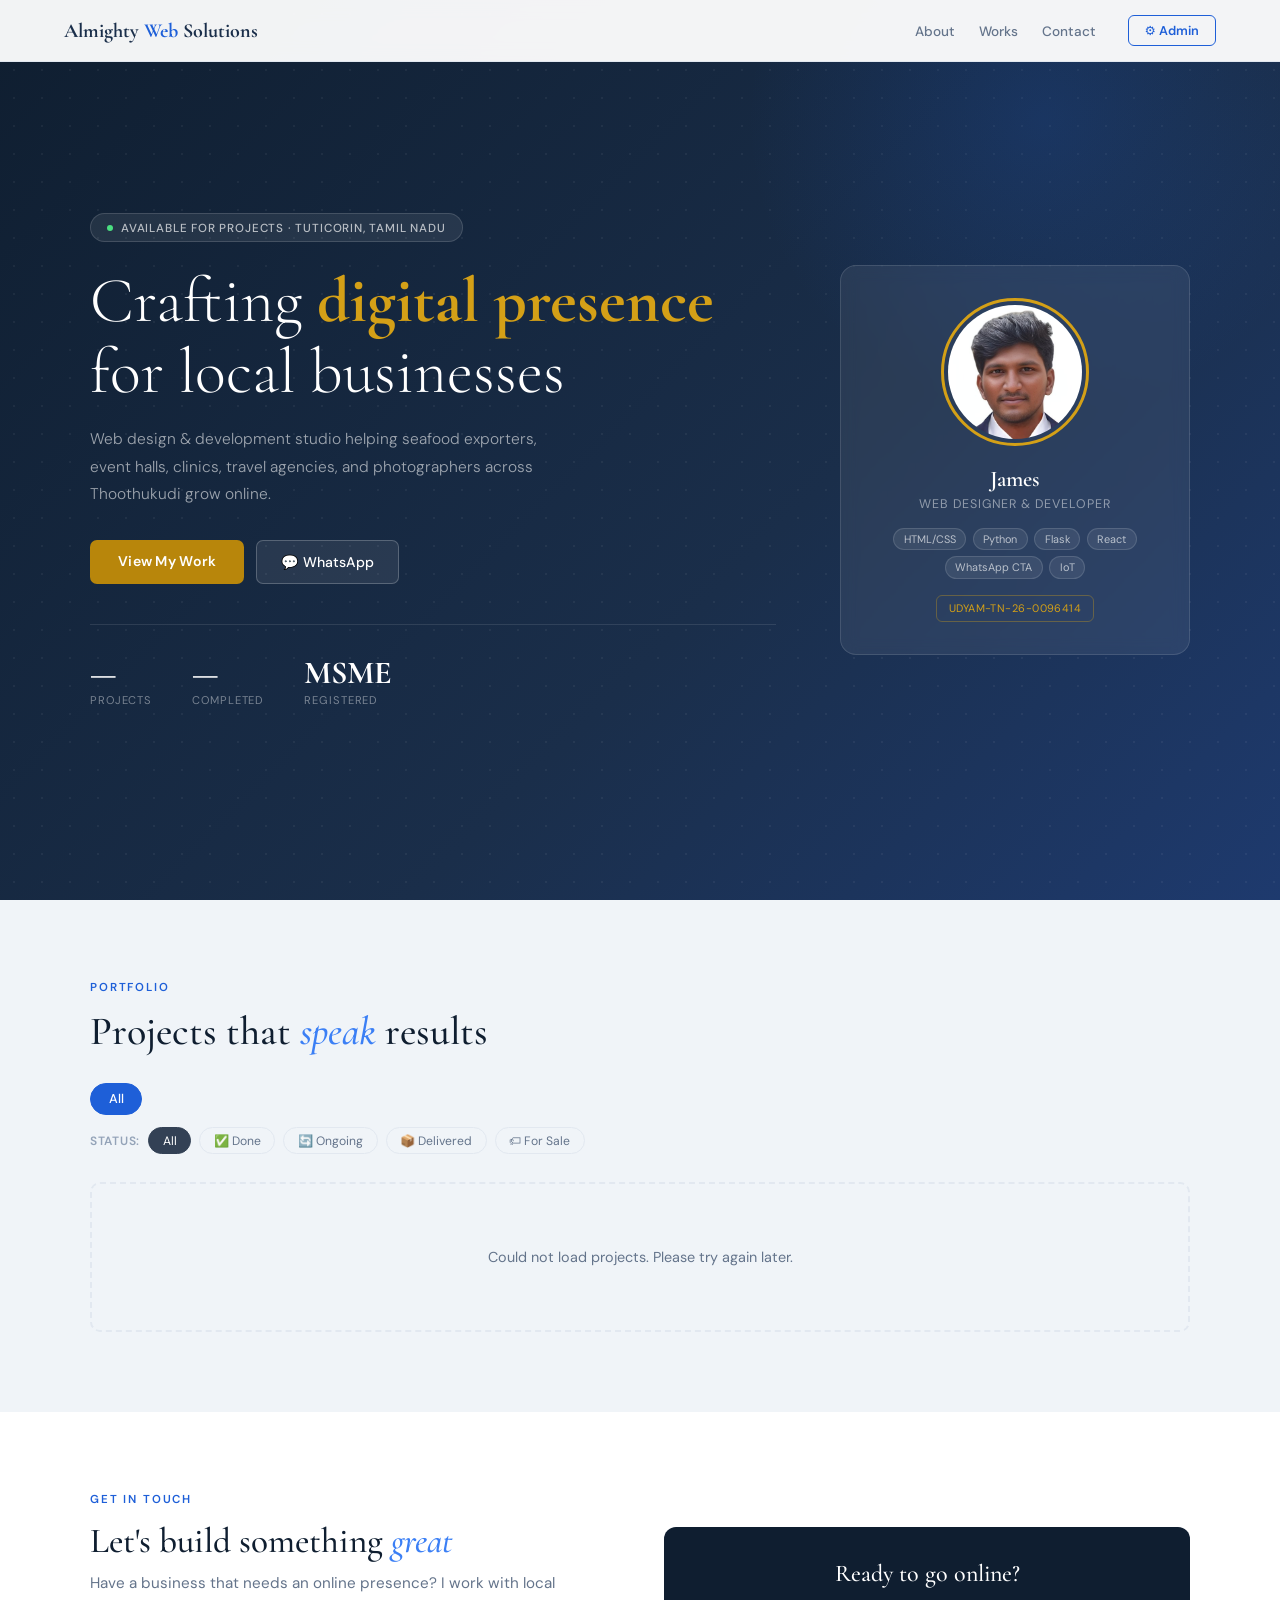
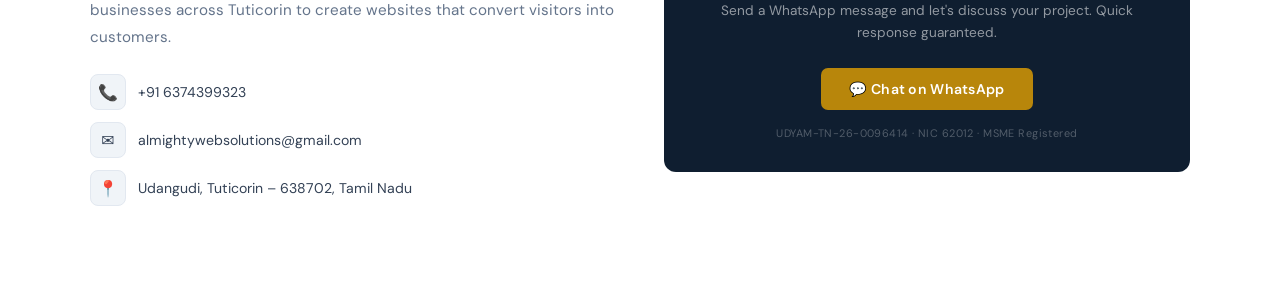
<file: frontend/index.html>
<!DOCTYPE html>
<html lang="en">
<head>
<meta charset="UTF-8"/>
<meta name="viewport" content="width=device-width,initial-scale=1.0"/>
<title>Almighty Web Solutions — Portfolio</title>
<link href="https://fonts.googleapis.com/css2?family=Cormorant+Garamond:ital,wght@0,300;0,500;0,700;1,400&family=DM+Sans:wght@300;400;500;600&display=swap" rel="stylesheet"/>
<link rel="stylesheet" href="css/style.css"/>
</head>
<body>
<nav>
  <div class="nav-logo">Almighty <span>Web</span> Solutions</div>
  <ul class="nav-links">
    <li><a href="#about">About</a></li>
    <li><a href="#works">Works</a></li>
    <li><a href="#contact">Contact</a></li>
  </ul>
  <a href="admin.html" class="nav-admin-btn">⚙ Admin</a>
</nav>

<section id="hero">
  <div class="hero-dots"></div>
  <div class="hero-accent"></div>
  <div class="hero-inner">
    <div class="hero-left">
      <div class="hero-badge">Available for Projects · Tuticorin, Tamil Nadu</div>
      <h1>Crafting <strong>digital presence</strong><br>for local businesses</h1>
      <p class="hero-sub">Web design &amp; development studio helping seafood exporters, event halls, clinics, travel agencies, and photographers across Thoothukudi grow online.</p>
      <div class="hero-cta">
        <a href="#works" class="btn-gold">View My Work</a>
        <a href="https://wa.me/916374399323" target="_blank" class="btn-ghost">💬 WhatsApp</a>
      </div>
      <div class="hero-stats">
        <div class="stat"><div class="stat-num" id="stat-total">—</div><div class="stat-label">Projects</div></div>
        <div class="stat"><div class="stat-num" id="stat-done">—</div><div class="stat-label">Completed</div></div>
        <div class="stat"><div class="stat-num">MSME</div><div class="stat-label">Registered</div></div>
      </div>
    </div>
    <div class="photo-card" id="about">
      <div class="photo-frame">
        <img src="images/james.jpg" alt="James — Almighty Web Solutions"/>
      </div>
      <div class="photo-name">James</div>
      <div class="photo-role">Web Designer &amp; Developer</div>
      <div class="photo-tags">
        <span class="photo-tag">HTML/CSS</span><span class="photo-tag">Python</span>
        <span class="photo-tag">Flask</span><span class="photo-tag">React</span>
        <span class="photo-tag">WhatsApp CTA</span><span class="photo-tag">IoT</span>
      </div>
      <div class="msme-badge">UDYAM-TN-26-0096414</div>
    </div>
  </div>
</section>

<section class="sec-gray" id="works">
  <div class="sec-inner">
    <span class="sec-eyebrow">Portfolio</span>
    <h2 class="sec-title">Projects that <em>speak</em> results</h2>
    <div class="filter-bar" id="filter-bar">
      <button class="filter-btn active" data-cat="all">All</button>
    </div>
    <div class="status-filter-bar">
      <span class="sf-label">Status:</span>
      <button class="sf-btn active" data-status="all">All</button>
      <button class="sf-btn" data-status="done">✅ Done</button>
      <button class="sf-btn" data-status="ongoing">🔄 Ongoing</button>
      <button class="sf-btn" data-status="delivered">📦 Delivered</button>
      <button class="sf-btn" data-status="sale">🏷 For Sale</button>
    </div>
    <div id="projects-grid"><div class="loading-spinner"></div></div>
  </div>
</section>

<section class="sec-light" id="contact">
  <div class="sec-inner">
    <div class="contact-grid">
      <div>
        <span class="sec-eyebrow">Get In Touch</span>
        <h2 class="contact-title">Let's build something <em>great</em></h2>
        <p class="contact-sub">Have a business that needs an online presence? I work with local businesses across Tuticorin to create websites that convert visitors into customers.</p>
        <div class="contact-items">
          <div class="contact-item"><div class="c-icon">📞</div><a href="tel:+916374399323">+91 6374399323</a></div>
          <div class="contact-item"><div class="c-icon">✉</div><a href="mailto:almightywebsolutions@gmail.com">almightywebsolutions@gmail.com</a></div>
          <div class="contact-item"><div class="c-icon">📍</div><span>Udangudi, Tuticorin – 638702, Tamil Nadu</span></div>
        </div>
      </div>
      <div class="cta-box">
        <h3>Ready to go online?</h3>
        <p>Send a WhatsApp message and let's discuss your project. Quick response guaranteed.</p>
        <a href="https://wa.me/916374399323?text=Hi%20James!%20I%20need%20a%20website%20for%20my%20business." target="_blank" class="btn-gold" style="display:inline-block;text-decoration:none">💬 Chat on WhatsApp</a>
        <div class="cta-meta">UDYAM-TN-26-0096414 · NIC 62012 · MSME Registered</div>
      </div>
    </div>
  </div>
</section>

<div class="toast" id="toast"></div>
<script src="js/config.js"></script>
<script src="js/portfolio.js"></script>
</body>
</html>
</file>
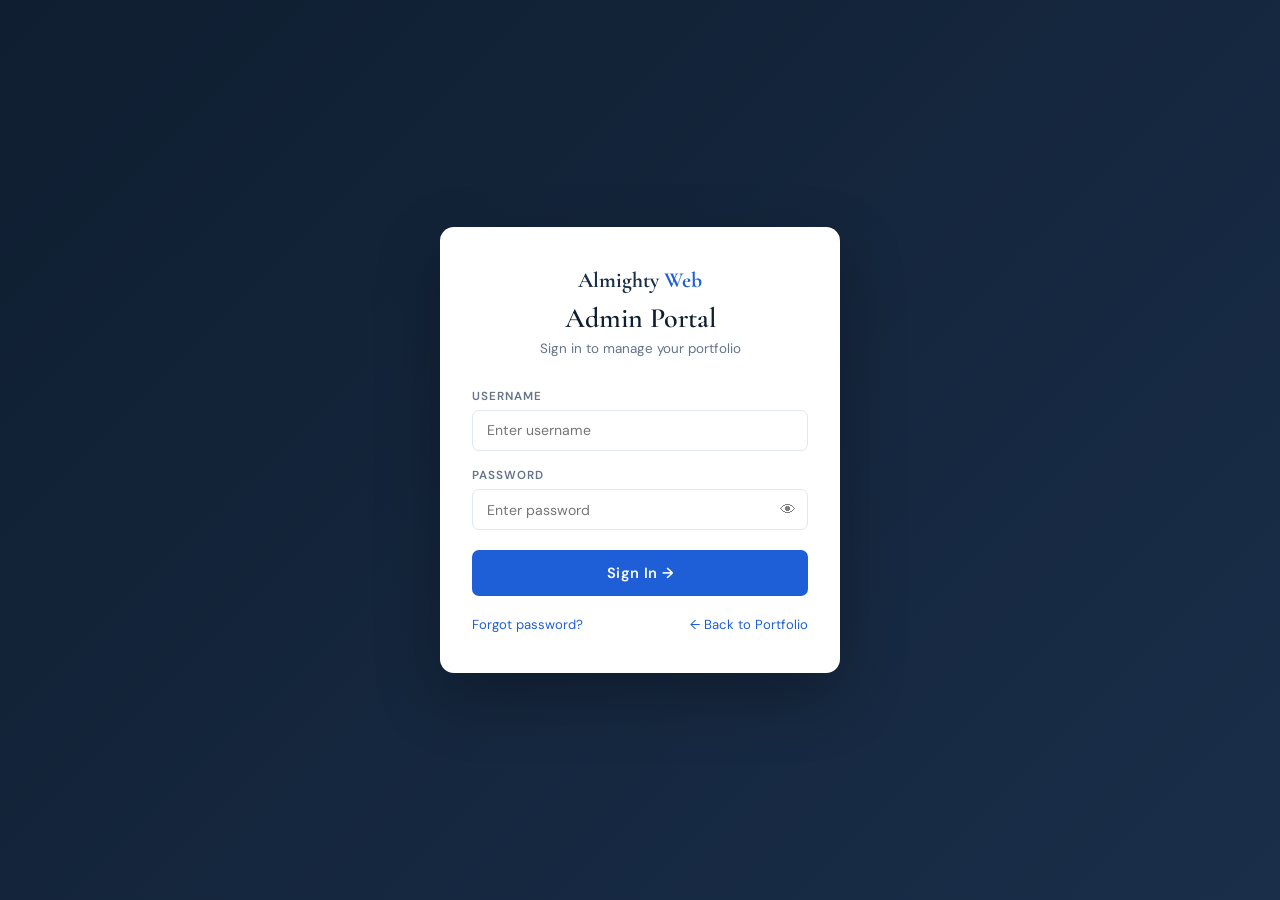
<file: frontend/admin.html>
<!DOCTYPE html>
<html lang="en">
<head>
<meta charset="UTF-8"/>
<meta name="viewport" content="width=device-width,initial-scale=1.0"/>
<title>Admin — Almighty Web Solutions</title>
<link href="https://fonts.googleapis.com/css2?family=Cormorant+Garamond:wght@500;600;700&family=DM+Sans:wght@300;400;500;600&display=swap" rel="stylesheet"/>
<link rel="stylesheet" href="css/style.css"/>
<link rel="stylesheet" href="css/admin.css"/>
</head>
<body class="admin-body">

<!-- ═══════════════════════════════════════════════════
     LOGIN SCREEN
════════════════════════════════════════════════════ -->
<div id="screen-login" class="auth-screen">
  <div class="auth-card">
    <div class="auth-logo">Almighty <span>Web</span></div>
    <h2 class="auth-title">Admin Portal</h2>
    <p class="auth-sub">Sign in to manage your portfolio</p>
    <div class="auth-error" id="login-error" style="display:none"></div>
    <div class="form-group">
      <label class="field-label">Username</label>
      <input class="field-input" type="text" id="login-username" placeholder="Enter username" autocomplete="username"/>
    </div>
    <div class="form-group" style="margin-top:1rem">
      <label class="field-label">Password</label>
      <div class="pw-wrap">
        <input class="field-input" type="password" id="login-password" placeholder="Enter password"
          autocomplete="current-password" onkeydown="if(event.key==='Enter')doLogin()"/>
        <button class="pw-toggle" onclick="togglePw('login-password')" type="button" title="Show/hide">👁</button>
      </div>
    </div>
    <button class="btn-auth" onclick="doLogin()" id="login-btn">Sign In →</button>
    <div class="auth-links">
      <button class="auth-link-btn" onclick="showScreen('screen-forgot')">Forgot password?</button>
      <a href="index.html" class="auth-link-btn">← Back to Portfolio</a>
    </div>
  </div>
</div>

<!-- ═══════════════════════════════════════════════════
     FORGOT PASSWORD SCREEN
════════════════════════════════════════════════════ -->
<div id="screen-forgot" class="auth-screen" style="display:none">
  <div class="auth-card">
    <div class="auth-logo">Almighty <span>Web</span></div>
    <h2 class="auth-title">Reset Password</h2>
    <p class="auth-sub">Enter your admin email and secret reset code</p>
    <div class="auth-error" id="forgot-error" style="display:none"></div>
    <div class="auth-success" id="forgot-success" style="display:none"></div>

    <div id="forgot-form-wrap">
      <div class="form-group">
        <label class="field-label">Admin Email</label>
        <input class="field-input" type="email" id="forgot-email" placeholder="almightywebsolutions@gmail.com"/>
      </div>
      <div class="form-group" style="margin-top:1rem">
        <label class="field-label">Reset Code <span class="label-hint">(set in Render env: RESET_CODE)</span></label>
        <div class="pw-wrap">
          <input class="field-input" type="password" id="forgot-code" placeholder="Enter your secret reset code"
            onkeydown="if(event.key==='Enter')doForgot()"/>
          <button class="pw-toggle" onclick="togglePw('forgot-code')" type="button">👁</button>
        </div>
      </div>
      <button class="btn-auth" onclick="doForgot()" id="forgot-btn">Verify & Continue →</button>
    </div>

    <div class="auth-links">
      <button class="auth-link-btn" onclick="showScreen('screen-login')">← Back to Login</button>
    </div>
  </div>
</div>

<!-- ═══════════════════════════════════════════════════
     CHANGE PASSWORD SCREEN
     (reached from forgot flow OR from admin settings)
════════════════════════════════════════════════════ -->
<div id="screen-change-pw" class="auth-screen" style="display:none">
  <div class="auth-card">
    <div class="auth-logo">Almighty <span>Web</span></div>
    <h2 class="auth-title">Change Password</h2>
    <p class="auth-sub">Choose a strong new password</p>
    <div class="auth-error"   id="changepw-error"   style="display:none"></div>
    <div class="auth-success" id="changepw-success" style="display:none"></div>

    <div id="changepw-form-wrap">
      <div class="form-group">
        <label class="field-label">New Password <span class="label-hint">(min 8 chars)</span></label>
        <div class="pw-wrap">
          <input class="field-input" type="password" id="new-password" placeholder="New password"/>
          <button class="pw-toggle" onclick="togglePw('new-password')" type="button">👁</button>
        </div>
        <div class="pw-strength" id="pw-strength"></div>
      </div>
      <div class="form-group" style="margin-top:1rem">
        <label class="field-label">Confirm New Password</label>
        <div class="pw-wrap">
          <input class="field-input" type="password" id="confirm-password" placeholder="Confirm new password"
            onkeydown="if(event.key==='Enter')doChangePw()"/>
          <button class="pw-toggle" onclick="togglePw('confirm-password')" type="button">👁</button>
        </div>
      </div>
      <button class="btn-auth" onclick="doChangePw()" id="changepw-btn">Update Password →</button>
    </div>

    <div class="auth-links" id="changepw-back-links">
      <button class="auth-link-btn" onclick="showScreen('screen-login')">← Back to Login</button>
    </div>
  </div>
</div>

<!-- ═══════════════════════════════════════════════════
     ADMIN DASHBOARD
════════════════════════════════════════════════════ -->
<div id="admin-dashboard" style="display:none">

  <!-- Sidebar -->
  <aside class="sidebar">
    <div class="sidebar-logo">Almighty <span>Web</span></div>
    <nav class="sidebar-nav">
      <button class="sidebar-item active" onclick="showView('projects')">📁 Projects</button>
      <button class="sidebar-item" onclick="showView('add')">➕ Add Project</button>
      <button class="sidebar-item" onclick="showView('stats')">📊 Statistics</button>
      <button class="sidebar-item" onclick="showView('settings')">🔒 Change Password</button>
    </nav>
    <div class="sidebar-footer">
      <div class="sidebar-user">👤 james</div>
      <button class="sidebar-logout" onclick="doLogout()">Sign Out</button>
    </div>
  </aside>

  <!-- Main -->
  <main class="admin-main">
    <div class="admin-topbar">
      <div class="admin-topbar-title" id="view-title">Projects</div>
      <a href="index.html" class="view-site-btn" target="_blank">↗ View Site</a>
    </div>

    <!-- PROJECTS VIEW -->
    <div id="view-projects" class="admin-view">
      <div class="view-toolbar">
        <div class="toolbar-filters">
          <select class="field-input sm" id="filter-category" onchange="loadProjects()">
            <option value="all">All Categories</option>
          </select>
          <select class="field-input sm" id="filter-status" onchange="loadProjects()">
            <option value="all">All Statuses</option>
            <option value="done">✅ Done</option>
            <option value="ongoing">🔄 Ongoing</option>
            <option value="delivered">📦 Delivered</option>
            <option value="sale">🏷 For Sale</option>
          </select>
        </div>
        <button class="btn-add" onclick="showView('add')">+ Add New</button>
      </div>
      <div id="admin-projects-list"></div>
    </div>

    <!-- ADD / EDIT VIEW -->
    <div id="view-add" class="admin-view" style="display:none">
      <div class="form-card">
        <h3 class="form-title" id="form-title">Add New Project</h3>
        <div class="form-grid">
          <div class="form-group">
            <label class="field-label">Project Title *</label>
            <input class="field-input" id="f-title" placeholder="e.g. Pearl Seafoods Website"/>
          </div>
          <div class="form-group">
            <label class="field-label">Category *</label>
            <select class="field-input" id="f-category">
              <option value="Seafood">Seafood Exporter</option>
              <option value="Events">Event Hall</option>
              <option value="Clinic">Clinic / Healthcare</option>
              <option value="Travel">Travel Agency</option>
              <option value="Photography">Photography Studio</option>
              <option value="Restaurant">Restaurant / Hotel</option>
              <option value="Construction">Construction</option>
              <option value="Other">Other</option>
            </select>
          </div>
          <div class="form-group full">
            <label class="field-label">Description *</label>
            <textarea class="field-input" id="f-desc" rows="4"
              placeholder="What features, technologies, and value does this project deliver?"></textarea>
          </div>
          <div class="form-group">
            <label class="field-label">Status *</label>
            <select class="field-input" id="f-status">
              <option value="done">✅ Done</option>
              <option value="ongoing">🔄 Ongoing</option>
              <option value="delivered">📦 Delivered</option>
              <option value="sale">🏷 For Sale</option>
            </select>
          </div>
          <div class="form-group">
            <label class="field-label">Year</label>
            <input class="field-input" id="f-year" placeholder="2026" type="number" min="2020" max="2035"/>
          </div>
          <div class="form-group">
            <label class="field-label">Live URL</label>
            <input class="field-input" id="f-url" placeholder="https://example.com"/>
          </div>
          <div class="form-group">
            <label class="field-label">Tags <span class="label-hint">(comma separated)</span></label>
            <input class="field-input" id="f-tags" placeholder="React, WhatsApp, Booking System"/>
          </div>
          <div class="form-group">
            <label class="field-label">Emoji Icon</label>
            <input class="field-input" id="f-emoji" placeholder="🦐" maxlength="4"/>
          </div>
          <div class="form-group full">
            <label class="field-label">Thumbnail URL <span class="label-hint">(imgbb / Cloudinary link)</span></label>
            <input class="field-input" id="f-img" placeholder="https://i.ibb.co/your-image.jpg"/>
          </div>
        </div>
        <input type="hidden" id="f-id"/>
        <div class="form-actions">
          <button class="btn-save" onclick="saveProject()">💾 Save Project</button>
          <button class="btn-cancel-form" onclick="cancelForm()">Cancel</button>
        </div>
      </div>
    </div>

    <!-- STATS VIEW -->
    <div id="view-stats" class="admin-view" style="display:none">
      <div class="stats-grid">
        <div class="stat-card total">  <div class="stat-card-num" id="s-total">—</div>     <div class="stat-card-label">Total</div></div>
        <div class="stat-card done">   <div class="stat-card-num" id="s-done">—</div>      <div class="stat-card-label">Done</div></div>
        <div class="stat-card ongoing"><div class="stat-card-num" id="s-ongoing">—</div>   <div class="stat-card-label">Ongoing</div></div>
        <div class="stat-card delivered"><div class="stat-card-num" id="s-delivered">—</div><div class="stat-card-label">Delivered</div></div>
        <div class="stat-card sale">   <div class="stat-card-num" id="s-sale">—</div>      <div class="stat-card-label">For Sale</div></div>
      </div>
      <div class="stat-cats" id="s-cats"></div>
    </div>

    <!-- SETTINGS / CHANGE PASSWORD VIEW (logged-in flow) -->
    <div id="view-settings" class="admin-view" style="display:none">
      <div class="form-card" style="max-width:480px">
        <h3 class="form-title">🔒 Change Password</h3>
        <p style="color:var(--g500);font-size:0.88rem;margin-bottom:1.5rem;line-height:1.6">
          After changing your password a new hash will be displayed.
          Copy it and update <strong>ADMIN_PASSWORD_HASH</strong> in your Render environment variables.
        </p>
        <div class="auth-error"   id="settings-error"   style="display:none"></div>
        <div class="auth-success" id="settings-success" style="display:none"></div>
        <div id="settings-form-wrap">
          <div class="form-group">
            <label class="field-label">New Password <span class="label-hint">(min 8 chars)</span></label>
            <div class="pw-wrap">
              <input class="field-input" type="password" id="set-new-password" placeholder="New password"/>
              <button class="pw-toggle" onclick="togglePw('set-new-password')" type="button">👁</button>
            </div>
            <div class="pw-strength" id="set-pw-strength"></div>
          </div>
          <div class="form-group" style="margin-top:1rem">
            <label class="field-label">Confirm Password</label>
            <div class="pw-wrap">
              <input class="field-input" type="password" id="set-confirm-password" placeholder="Confirm new password"/>
              <button class="pw-toggle" onclick="togglePw('set-confirm-password')" type="button">👁</button>
            </div>
          </div>
          <div style="margin-top:1.5rem">
            <button class="btn-save" onclick="doSettingsChangePw()">Update Password →</button>
          </div>
        </div>
        <div class="hash-reveal" id="settings-hash-box" style="display:none">
          <p class="hash-label">New password hash — copy this into Render:</p>
          <div class="hash-value" id="settings-hash-value"></div>
          <button class="btn-copy" onclick="copyHash('settings-hash-value')">📋 Copy Hash</button>
        </div>
      </div>
    </div>

  </main>
</div>

<div class="toast" id="toast"></div>
<script src="js/config.js"></script>
<script src="js/admin.js"></script>
</body>
</html>
</file>
<file: frontend/css/style.css>
/* ── RESET & TOKENS ─────────────────────────────────────────────────────── */
*,*::before,*::after{box-sizing:border-box;margin:0;padding:0}
:root{
  --navy:#1A2E4A;--navy-dark:#0F1E30;--cobalt:#1E5FD8;--cobalt-light:#3B7FF5;
  --gold:#B8860B;--gold-light:#D4A017;--white:#FFFFFF;--off-white:#F7F9FC;
  --g50:#F0F4F8;--g100:#E2E8F0;--g200:#CBD5E1;--g300:#94A3B8;--g500:#64748B;
  --g700:#334155;--text:#1E293B;
  --serif:'Cormorant Garamond',Georgia,serif;
  --sans:'DM Sans',system-ui,sans-serif;
  --shadow-sm:0 1px 3px rgba(0,0,0,0.08);
  --shadow:0 4px 16px rgba(0,0,0,0.10);
  --shadow-lg:0 12px 40px rgba(0,0,0,0.14);
  --r:10px;
}
html{scroll-behavior:smooth}
body{background:var(--off-white);color:var(--text);font-family:var(--sans);overflow-x:hidden}

/* ── SHARED COMPONENTS ──────────────────────────────────────────────────── */
.btn-gold{background:var(--gold);color:#fff;padding:0.75rem 1.75rem;border-radius:7px;
  text-decoration:none;font-weight:600;font-size:0.88rem;border:none;cursor:pointer;
  font-family:var(--sans);transition:all 0.2s;letter-spacing:0.02em}
.btn-gold:hover{background:var(--gold-light);transform:translateY(-1px);box-shadow:0 6px 20px rgba(184,134,11,0.35)}
.btn-ghost{background:rgba(255,255,255,0.08);border:1.5px solid rgba(255,255,255,0.22);
  color:#fff;padding:0.75rem 1.5rem;border-radius:7px;text-decoration:none;
  font-size:0.88rem;transition:all 0.2s;font-family:var(--sans);font-weight:500}
.btn-ghost:hover{background:rgba(255,255,255,0.16)}
.field-label{font-size:0.73rem;font-weight:600;letter-spacing:0.09em;text-transform:uppercase;color:var(--g500)}
.field-input{background:#fff;border:1.5px solid var(--g100);border-radius:7px;padding:0.65rem 0.9rem;
  color:var(--text);font-family:var(--sans);font-size:0.88rem;transition:border-color 0.2s;
  outline:none;width:100%}
.field-input:focus{border-color:var(--cobalt)}
.field-input.sm{width:auto;font-size:0.82rem;padding:0.45rem 0.75rem}
textarea.field-input{resize:vertical;min-height:80px}
select.field-input{cursor:pointer}
.form-group{display:flex;flex-direction:column;gap:0.4rem}
.form-group.full{grid-column:1/-1}
.toast{position:fixed;bottom:1.5rem;right:1.5rem;background:var(--navy-dark);color:#fff;
  padding:0.7rem 1.4rem;border-radius:7px;font-size:0.84rem;font-weight:500;z-index:9999;
  transform:translateY(80px);opacity:0;transition:all 0.3s;pointer-events:none;max-width:280px}
.toast.show{transform:translateY(0);opacity:1}

/* ── PORTFOLIO NAV ──────────────────────────────────────────────────────── */
nav{position:fixed;top:0;left:0;right:0;z-index:100;height:62px;
  background:rgba(255,255,255,0.95);backdrop-filter:blur(10px);
  border-bottom:1px solid var(--g100);display:flex;align-items:center;padding:0 5%;gap:2rem}
.nav-logo{font-family:var(--serif);font-size:1.25rem;font-weight:700;color:var(--navy);margin-right:auto}
.nav-logo span{color:var(--cobalt)}
.nav-links{display:flex;gap:1.5rem;list-style:none}
.nav-links a{color:var(--g500);text-decoration:none;font-size:0.85rem;font-weight:500;transition:color 0.2s}
.nav-links a:hover{color:var(--navy)}
.nav-admin-btn{padding:0.4rem 1rem;border:1.5px solid var(--cobalt);border-radius:6px;
  background:transparent;color:var(--cobalt);font-size:0.8rem;font-weight:600;
  cursor:pointer;transition:all 0.2s;text-decoration:none}
.nav-admin-btn:hover{background:var(--cobalt);color:#fff}

/* ── HERO ───────────────────────────────────────────────────────────────── */
#hero{min-height:100vh;display:flex;align-items:center;padding:80px 5% 60px;
  background:linear-gradient(135deg,#0F1E30 0%,#1A2E4A 60%,#1E3A6E 100%);
  position:relative;overflow:hidden}
.hero-dots{position:absolute;inset:0;
  background-image:radial-gradient(rgba(255,255,255,0.05) 1px,transparent 1px);
  background-size:28px 28px;pointer-events:none}
.hero-accent{position:absolute;top:-20%;right:-5%;width:600px;height:600px;border-radius:50%;
  background:radial-gradient(circle,rgba(30,95,216,0.18) 0%,transparent 70%);pointer-events:none}
.hero-inner{display:grid;grid-template-columns:1fr 350px;gap:4rem;align-items:center;
  max-width:1100px;margin:0 auto;width:100%;position:relative;z-index:1}
.hero-badge{display:inline-flex;align-items:center;gap:0.5rem;
  background:rgba(255,255,255,0.08);border:1px solid rgba(255,255,255,0.14);
  border-radius:100px;padding:0.35rem 1rem;font-size:0.73rem;font-weight:500;
  color:rgba(255,255,255,0.68);letter-spacing:0.07em;text-transform:uppercase;margin-bottom:1.5rem}
.hero-badge::before{content:'';width:6px;height:6px;border-radius:50%;background:#4ADE80;animation:pulse 2s infinite}
@keyframes pulse{0%,100%{opacity:1}50%{opacity:0.4}}
h1{font-family:var(--serif);font-size:clamp(2.6rem,5vw,4.2rem);font-weight:300;
  line-height:1.1;color:#fff;margin-bottom:1.2rem}
h1 strong{font-weight:700;color:#D4A017}
.hero-sub{font-size:0.97rem;color:rgba(255,255,255,0.58);line-height:1.75;
  max-width:480px;margin-bottom:2rem;font-weight:300}
.hero-cta{display:flex;gap:0.75rem;flex-wrap:wrap}
.hero-stats{display:flex;gap:2.5rem;margin-top:2.5rem;padding-top:2rem;border-top:1px solid rgba(255,255,255,0.1)}
.stat-num{font-family:var(--serif);font-size:2rem;font-weight:700;color:#fff;line-height:1}
.stat-label{font-size:0.7rem;color:rgba(255,255,255,0.42);text-transform:uppercase;letter-spacing:0.08em;margin-top:0.25rem}

/* PHOTO CARD */
.photo-card{background:rgba(255,255,255,0.07);border:1px solid rgba(255,255,255,0.12);
  border-radius:16px;padding:2rem;text-align:center;backdrop-filter:blur(8px)}
.photo-frame{width:148px;height:148px;border-radius:50%;margin:0 auto 1.2rem;
  border:3px solid #D4A017;padding:4px;overflow:hidden}
.photo-frame img{width:100%;height:100%;border-radius:50%;object-fit:cover;object-position:top center}
.photo-name{font-family:var(--serif);font-size:1.4rem;font-weight:600;color:#fff;margin-bottom:0.2rem}
.photo-role{font-size:0.78rem;color:rgba(255,255,255,0.48);text-transform:uppercase;letter-spacing:0.08em;margin-bottom:1rem}
.photo-tags{display:flex;flex-wrap:wrap;gap:0.4rem;justify-content:center}
.photo-tag{font-size:0.68rem;background:rgba(255,255,255,0.08);border:1px solid rgba(255,255,255,0.13);
  color:rgba(255,255,255,0.65);padding:0.2rem 0.6rem;border-radius:100px}
.msme-badge{margin-top:1rem;font-size:0.68rem;color:#D4A017;border:1px solid rgba(212,160,23,0.35);
  border-radius:6px;padding:0.35rem 0.75rem;display:inline-block;letter-spacing:0.04em}

/* ── SECTIONS ───────────────────────────────────────────────────────────── */
.sec-gray{background:var(--g50);padding:80px 5%}
.sec-light{background:#fff;padding:80px 5%}
.sec-inner{max-width:1100px;margin:0 auto}
.sec-eyebrow{font-size:0.72rem;font-weight:600;letter-spacing:0.16em;text-transform:uppercase;
  color:var(--cobalt);margin-bottom:0.75rem;display:block}
.sec-title{font-family:var(--serif);font-size:clamp(1.8rem,3.5vw,2.5rem);font-weight:500;
  color:var(--navy-dark);line-height:1.2;margin-bottom:1.75rem}
.sec-title em{font-style:italic;color:var(--cobalt-light)}

/* FILTER BARS */
.filter-bar{display:flex;gap:0.5rem;margin-bottom:0.75rem;flex-wrap:wrap}
.filter-btn{background:#fff;border:1.5px solid var(--g100);color:var(--g500);padding:0.4rem 1.1rem;
  border-radius:100px;font-size:0.8rem;cursor:pointer;font-family:var(--sans);transition:all 0.2s;font-weight:500}
.filter-btn.active,.filter-btn:hover{background:var(--cobalt);border-color:var(--cobalt);color:#fff}
.status-filter-bar{display:flex;align-items:center;gap:0.5rem;margin-bottom:1.75rem;flex-wrap:wrap}
.sf-label{font-size:0.75rem;font-weight:600;color:var(--g300);text-transform:uppercase;letter-spacing:0.06em}
.sf-btn{background:transparent;border:1px solid var(--g100);color:var(--g500);padding:0.3rem 0.85rem;
  border-radius:100px;font-size:0.76rem;cursor:pointer;font-family:var(--sans);transition:all 0.2s}
.sf-btn.active,.sf-btn:hover{background:var(--g700);border-color:var(--g700);color:#fff}

/* STATUS PILLS */
.st-done{background:#D1FAE5;color:#065F46;border:1px solid #A7F3D0}
.st-ongoing{background:#FEF3C7;color:#92400E;border:1px solid #FDE68A}
.st-sale{background:#EDE9FE;color:#5B21B6;border:1px solid #DDD6FE}
.st-delivered{background:#DBEAFE;color:#1E40AF;border:1px solid #BFDBFE}

/* PROJECT CARDS */
#projects-grid{display:grid;grid-template-columns:repeat(auto-fill,minmax(300px,1fr));gap:1.25rem}
.project-card{background:#fff;border:1px solid var(--g100);border-radius:var(--r);
  overflow:hidden;transition:all 0.25s;box-shadow:var(--shadow-sm)}
.project-card:hover{box-shadow:var(--shadow-lg);transform:translateY(-3px);border-color:var(--g200)}
.card-thumb-ph{height:170px;display:flex;align-items:center;justify-content:center;font-size:3rem;
  background:linear-gradient(135deg,var(--g50),var(--g100))}
.card-thumb{width:100%;height:170px;object-fit:cover;display:block}
.card-body{padding:1.1rem 1.25rem 1.25rem}
.card-top{display:flex;align-items:flex-start;justify-content:space-between;gap:0.5rem;margin-bottom:0.6rem}
.card-cat{font-size:0.67rem;font-weight:600;color:var(--g300);letter-spacing:0.05em;text-transform:uppercase}
.card-status{font-size:0.63rem;font-weight:600;letter-spacing:0.06em;text-transform:uppercase;
  padding:0.18rem 0.5rem;border-radius:100px;white-space:nowrap}
.card-title{font-family:var(--serif);font-size:1.2rem;font-weight:600;color:var(--navy-dark);
  margin-bottom:0.4rem;line-height:1.3}
.card-desc{font-size:0.83rem;color:var(--g500);line-height:1.6;margin-bottom:0.9rem}
.card-tags{display:flex;gap:0.35rem;flex-wrap:wrap;margin-bottom:0.9rem}
.card-tag{font-size:0.63rem;font-weight:600;letter-spacing:0.04em;text-transform:uppercase;
  color:var(--cobalt);background:rgba(30,95,216,0.07);border:1px solid rgba(30,95,216,0.15);
  padding:0.17rem 0.48rem;border-radius:4px}
.card-footer{display:flex;align-items:center;justify-content:space-between;
  border-top:1px solid var(--g100);padding-top:0.8rem}
.card-link{font-size:0.8rem;color:var(--cobalt);text-decoration:none;font-weight:600;
  display:inline-flex;align-items:center;gap:0.3rem;transition:gap 0.2s}
.card-link:hover{gap:0.55rem}
.card-year{font-size:0.72rem;color:var(--g200)}
.empty-state{grid-column:1/-1;text-align:center;padding:4rem 2rem;
  border:2px dashed var(--g100);border-radius:var(--r);color:var(--g500);font-size:0.9rem}
.loading-spinner{grid-column:1/-1;text-align:center;padding:4rem;
  color:var(--g300);font-size:0.9rem}
.loading-spinner::after{content:'Loading projects…'}

/* CONTACT */
.contact-grid{display:grid;grid-template-columns:1fr 1fr;gap:3rem;align-items:center}
.contact-title{font-family:var(--serif);font-size:2.2rem;font-weight:500;color:var(--navy-dark);margin-bottom:0.5rem}
.contact-title em{font-style:italic;color:var(--cobalt-light)}
.contact-sub{color:var(--g500);line-height:1.75;font-size:0.95rem;margin-bottom:1.5rem}
.contact-items{display:flex;flex-direction:column;gap:0.75rem}
.contact-item{display:flex;align-items:center;gap:0.75rem;font-size:0.88rem;color:var(--g700)}
.contact-item a{color:inherit;text-decoration:none;transition:color 0.2s}
.contact-item a:hover{color:var(--cobalt)}
.c-icon{width:36px;height:36px;border-radius:8px;background:var(--g50);border:1px solid var(--g100);
  display:flex;align-items:center;justify-content:center;font-size:1rem;flex-shrink:0}
.cta-box{background:var(--navy-dark);border-radius:12px;padding:2rem;color:#fff;text-align:center}
.cta-box h3{font-family:var(--serif);font-size:1.5rem;font-weight:500;margin-bottom:0.75rem}
.cta-box p{color:rgba(255,255,255,0.55);font-size:0.85rem;margin-bottom:1.5rem;line-height:1.6}
.cta-meta{margin-top:1rem;font-size:0.68rem;color:rgba(255,255,255,0.28);letter-spacing:0.04em}

/* ── RESPONSIVE ─────────────────────────────────────────────────────────── */
@media(max-width:768px){
  .hero-inner,.contact-grid{grid-template-columns:1fr}
  .photo-card{max-width:280px;margin:0 auto}
  nav .nav-links{display:none}
}
</file>
<file: frontend/css/admin.css>
/* ── ADMIN LAYOUT ───────────────────────────────────────────────────────── */
body.admin-body{background:var(--g50);overflow:hidden}

/* LOGIN */
#login-screen{position:fixed;inset:0;background:linear-gradient(135deg,#0F1E30,#1A2E4A);
  display:flex;align-items:center;justify-content:center;z-index:10;padding:1rem}
.login-card{background:#fff;border-radius:14px;padding:2.5rem 2rem;width:100%;max-width:380px;
  box-shadow:0 24px 64px rgba(0,0,0,0.25)}
.login-logo{font-family:var(--serif);font-size:1.4rem;font-weight:700;color:var(--navy);text-align:center;margin-bottom:0.5rem}
.login-logo span{color:var(--cobalt)}
.login-title{font-family:var(--serif);font-size:1.8rem;font-weight:600;color:var(--navy-dark);text-align:center;margin-bottom:0.25rem}
.login-sub{color:var(--g500);font-size:0.85rem;text-align:center;margin-bottom:1.75rem}
.login-error{background:#FEF2F2;border:1px solid #FECACA;color:#B91C1C;border-radius:7px;
  padding:0.65rem 1rem;font-size:0.84rem;margin-bottom:1rem}
.pw-wrap{position:relative}
.pw-wrap .field-input{padding-right:2.5rem}
.pw-toggle{position:absolute;right:0.75rem;top:50%;transform:translateY(-50%);
  background:none;border:none;cursor:pointer;font-size:1rem;opacity:0.5;transition:opacity 0.2s}
.pw-toggle:hover{opacity:1}
.btn-login{width:100%;background:var(--cobalt);color:#fff;padding:0.8rem;border:none;
  border-radius:7px;font-family:var(--sans);font-weight:600;font-size:0.95rem;
  cursor:pointer;margin-top:1.25rem;transition:all 0.2s;letter-spacing:0.02em}
.btn-login:hover{background:var(--cobalt-light)}
.btn-login:disabled{opacity:0.6;cursor:not-allowed}
.back-link{display:block;text-align:center;margin-top:1.25rem;font-size:0.82rem;
  color:var(--g500);text-decoration:none;transition:color 0.2s}
.back-link:hover{color:var(--cobalt)}

/* DASHBOARD LAYOUT */
#admin-dashboard{display:grid;grid-template-columns:220px 1fr;height:100vh;overflow:hidden}

/* SIDEBAR */
.sidebar{background:var(--navy-dark);display:flex;flex-direction:column;padding:1.5rem 1rem;
  border-right:1px solid rgba(255,255,255,0.06);overflow-y:auto}
.sidebar-logo{font-family:var(--serif);font-size:1.15rem;font-weight:700;color:#fff;
  padding:0 0.5rem;margin-bottom:2rem}
.sidebar-logo span{color:var(--cobalt-light)}
.sidebar-nav{display:flex;flex-direction:column;gap:0.25rem;flex:1}
.sidebar-item{background:transparent;border:none;color:rgba(255,255,255,0.55);
  padding:0.65rem 0.9rem;border-radius:7px;font-family:var(--sans);font-size:0.85rem;
  font-weight:500;cursor:pointer;text-align:left;transition:all 0.2s}
.sidebar-item:hover{background:rgba(255,255,255,0.07);color:#fff}
.sidebar-item.active{background:rgba(30,95,216,0.25);color:var(--cobalt-light);font-weight:600}
.sidebar-footer{border-top:1px solid rgba(255,255,255,0.08);padding-top:1rem;margin-top:1rem}
.sidebar-user{font-size:0.8rem;color:rgba(255,255,255,0.4);padding:0 0.5rem;margin-bottom:0.75rem}
.sidebar-logout{width:100%;background:rgba(255,255,255,0.06);border:1px solid rgba(255,255,255,0.1);
  color:rgba(255,255,255,0.6);padding:0.55rem;border-radius:6px;font-family:var(--sans);
  font-size:0.8rem;cursor:pointer;transition:all 0.2s}
.sidebar-logout:hover{background:rgba(220,38,38,0.2);border-color:rgba(220,38,38,0.3);color:#FCA5A5}

/* MAIN AREA */
.admin-main{display:flex;flex-direction:column;overflow:hidden;background:var(--g50)}
.admin-topbar{background:#fff;border-bottom:1px solid var(--g100);padding:0 1.75rem;
  height:58px;display:flex;align-items:center;justify-content:space-between;flex-shrink:0}
.admin-topbar-title{font-family:var(--serif);font-size:1.4rem;font-weight:600;color:var(--navy-dark)}
.view-site-btn{font-size:0.8rem;color:var(--cobalt);text-decoration:none;font-weight:500;
  border:1px solid var(--g100);padding:0.35rem 0.9rem;border-radius:6px;transition:all 0.2s}
.view-site-btn:hover{border-color:var(--cobalt);background:rgba(30,95,216,0.05)}

/* VIEWS */
.admin-view{padding:1.75rem;overflow-y:auto;flex:1}

/* TOOLBAR */
.view-toolbar{display:flex;align-items:center;justify-content:space-between;margin-bottom:1.25rem;flex-wrap:wrap;gap:0.75rem}
.toolbar-filters{display:flex;gap:0.5rem;flex-wrap:wrap}
.btn-add{background:var(--cobalt);color:#fff;padding:0.55rem 1.25rem;border:none;
  border-radius:7px;font-family:var(--sans);font-weight:600;font-size:0.85rem;
  cursor:pointer;transition:all 0.2s;white-space:nowrap}
.btn-add:hover{background:var(--cobalt-light)}

/* ADMIN PROJECT TABLE */
#admin-projects-list{display:flex;flex-direction:column;gap:0.6rem}
.admin-prow{background:#fff;border:1px solid var(--g100);border-radius:8px;
  padding:1rem 1.25rem;display:flex;align-items:center;gap:1rem;transition:box-shadow 0.2s}
.admin-prow:hover{box-shadow:var(--shadow)}
.prow-emoji{font-size:1.6rem;flex-shrink:0}
.prow-info{flex:1;min-width:0}
.prow-title{font-weight:600;color:var(--text);font-size:0.92rem}
.prow-meta{display:flex;align-items:center;gap:0.6rem;margin-top:0.3rem;flex-wrap:wrap}
.prow-cat{font-size:0.72rem;color:var(--g300);font-weight:500}
.prow-year{font-size:0.72rem;color:var(--g200)}
.prow-status{font-size:0.63rem;font-weight:600;padding:0.15rem 0.48rem;border-radius:100px;text-transform:uppercase;letter-spacing:0.05em}
.prow-actions{display:flex;gap:0.4rem;flex-shrink:0}
.btn-row-edit{background:rgba(30,95,216,0.08);border:1px solid rgba(30,95,216,0.2);
  color:var(--cobalt);padding:0.35rem 0.8rem;border-radius:5px;font-size:0.78rem;
  cursor:pointer;font-family:var(--sans);transition:all 0.2s}
.btn-row-edit:hover{background:rgba(30,95,216,0.18)}
.btn-row-del{background:rgba(220,38,38,0.06);border:1px solid rgba(220,38,38,0.15);
  color:#B91C1C;padding:0.35rem 0.8rem;border-radius:5px;font-size:0.78rem;
  cursor:pointer;font-family:var(--sans);transition:all 0.2s}
.btn-row-del:hover{background:rgba(220,38,38,0.15)}

/* FORM */
.form-card{background:#fff;border-radius:10px;padding:2rem;border:1px solid var(--g100);max-width:760px}
.form-title{font-family:var(--serif);font-size:1.5rem;font-weight:600;color:var(--navy-dark);margin-bottom:1.5rem}
.form-grid{display:grid;grid-template-columns:1fr 1fr;gap:1rem}
.form-actions{display:flex;gap:0.75rem;margin-top:1.5rem;padding-top:1.5rem;border-top:1px solid var(--g100)}
.btn-save{background:var(--cobalt);color:#fff;padding:0.7rem 1.75rem;border:none;
  border-radius:7px;font-family:var(--sans);font-weight:600;font-size:0.88rem;cursor:pointer;transition:all 0.2s}
.btn-save:hover{background:var(--cobalt-light)}
.btn-cancel-form{background:transparent;border:1.5px solid var(--g100);color:var(--g500);
  padding:0.7rem 1.25rem;border-radius:7px;font-family:var(--sans);font-size:0.88rem;cursor:pointer;transition:all 0.2s}
.btn-cancel-form:hover{border-color:var(--g300);color:var(--text)}

/* STATS */
.stats-grid{display:grid;grid-template-columns:repeat(auto-fill,minmax(160px,1fr));gap:1rem;margin-bottom:2rem}
.stat-card{background:#fff;border:1px solid var(--g100);border-radius:10px;padding:1.5rem;text-align:center}
.stat-card.total{border-top:3px solid var(--cobalt)}
.stat-card.done{border-top:3px solid #10B981}
.stat-card.ongoing{border-top:3px solid #F59E0B}
.stat-card.delivered{border-top:3px solid #3B82F6}
.stat-card.sale{border-top:3px solid #8B5CF6}
.stat-card-num{font-family:var(--serif);font-size:2.5rem;font-weight:700;color:var(--navy-dark);line-height:1}
.stat-card-label{font-size:0.75rem;color:var(--g500);text-transform:uppercase;letter-spacing:0.07em;margin-top:0.5rem}
.stat-cats{background:#fff;border:1px solid var(--g100);border-radius:10px;padding:1.5rem}
.stat-cats-title{font-family:var(--serif);font-size:1.2rem;font-weight:600;color:var(--navy-dark);margin-bottom:1rem}
.cat-list{display:flex;flex-wrap:wrap;gap:0.5rem}
.cat-pill{background:rgba(30,95,216,0.08);border:1px solid rgba(30,95,216,0.15);
  color:var(--cobalt);padding:0.35rem 0.9rem;border-radius:100px;font-size:0.82rem;font-weight:500}

@media(max-width:768px){
  body.admin-body{overflow:auto}
  #admin-dashboard{grid-template-columns:1fr;height:auto}
  .sidebar{display:none}
  .admin-main{height:auto}
  .admin-view{overflow:visible}
  .form-grid{grid-template-columns:1fr}
}

/* ── AUTH SCREENS ───────────────────────────────────────────────────────── */
.auth-screen{position:fixed;inset:0;background:linear-gradient(135deg,#0F1E30,#1A2E4A);
  display:flex;align-items:center;justify-content:center;z-index:10;padding:1rem;overflow-y:auto}
.auth-card{background:#fff;border-radius:14px;padding:2.5rem 2rem;width:100%;max-width:400px;
  box-shadow:0 24px 64px rgba(0,0,0,0.28);margin:auto}
.auth-logo{font-family:var(--serif);font-size:1.35rem;font-weight:700;color:var(--navy);
  text-align:center;margin-bottom:0.5rem}
.auth-logo span{color:var(--cobalt)}
.auth-title{font-family:var(--serif);font-size:1.75rem;font-weight:600;color:var(--navy-dark);
  text-align:center;margin-bottom:0.25rem}
.auth-sub{color:var(--g500);font-size:0.84rem;text-align:center;margin-bottom:1.75rem;line-height:1.5}
.auth-error{background:#FEF2F2;border:1px solid #FECACA;color:#B91C1C;border-radius:7px;
  padding:0.65rem 1rem;font-size:0.84rem;margin-bottom:1rem;line-height:1.5}
.auth-success{background:#F0FDF4;border:1px solid #BBF7D0;color:#15803D;border-radius:7px;
  padding:0.65rem 1rem;font-size:0.84rem;margin-bottom:1rem;line-height:1.5}
.btn-auth{width:100%;background:var(--cobalt);color:#fff;padding:0.8rem;border:none;
  border-radius:7px;font-family:var(--sans);font-weight:600;font-size:0.92rem;
  cursor:pointer;margin-top:1.25rem;transition:all 0.2s;letter-spacing:0.02em}
.btn-auth:hover{background:var(--cobalt-light)}
.btn-auth:disabled{opacity:0.55;cursor:not-allowed}
.auth-links{display:flex;justify-content:space-between;margin-top:1.25rem;flex-wrap:wrap;gap:0.5rem}
.auth-link-btn{background:none;border:none;color:var(--cobalt);font-family:var(--sans);
  font-size:0.82rem;cursor:pointer;padding:0;transition:color 0.2s;text-decoration:none}
.auth-link-btn:hover{color:var(--cobalt-light);text-decoration:underline}
.label-hint{font-weight:400;text-transform:none;letter-spacing:0;color:var(--g300);font-size:0.7rem}

/* PASSWORD STRENGTH */
.pw-strength{margin-top:0.4rem;font-size:0.75rem;font-weight:600;height:1rem}
.pw-strength.weak{color:#EF4444}
.pw-strength.medium{color:#F59E0B}
.pw-strength.strong{color:#10B981}

/* HASH REVEAL BOX */
.hash-reveal{background:var(--g50);border:1px solid var(--g100);border-radius:8px;
  padding:1.25rem;margin-top:1.5rem}
.hash-label{font-size:0.78rem;font-weight:600;color:var(--g500);text-transform:uppercase;
  letter-spacing:0.06em;margin-bottom:0.6rem}
.hash-value{font-family:'Courier New',monospace;font-size:0.75rem;color:var(--text);
  word-break:break-all;background:#fff;border:1px solid var(--g100);border-radius:5px;
  padding:0.65rem;line-height:1.5;user-select:all}
.btn-copy{background:var(--cobalt);color:#fff;border:none;padding:0.45rem 1rem;
  border-radius:5px;font-family:var(--sans);font-size:0.8rem;font-weight:600;
  cursor:pointer;margin-top:0.75rem;transition:all 0.2s}
.btn-copy:hover{background:var(--cobalt-light)}
</file>
